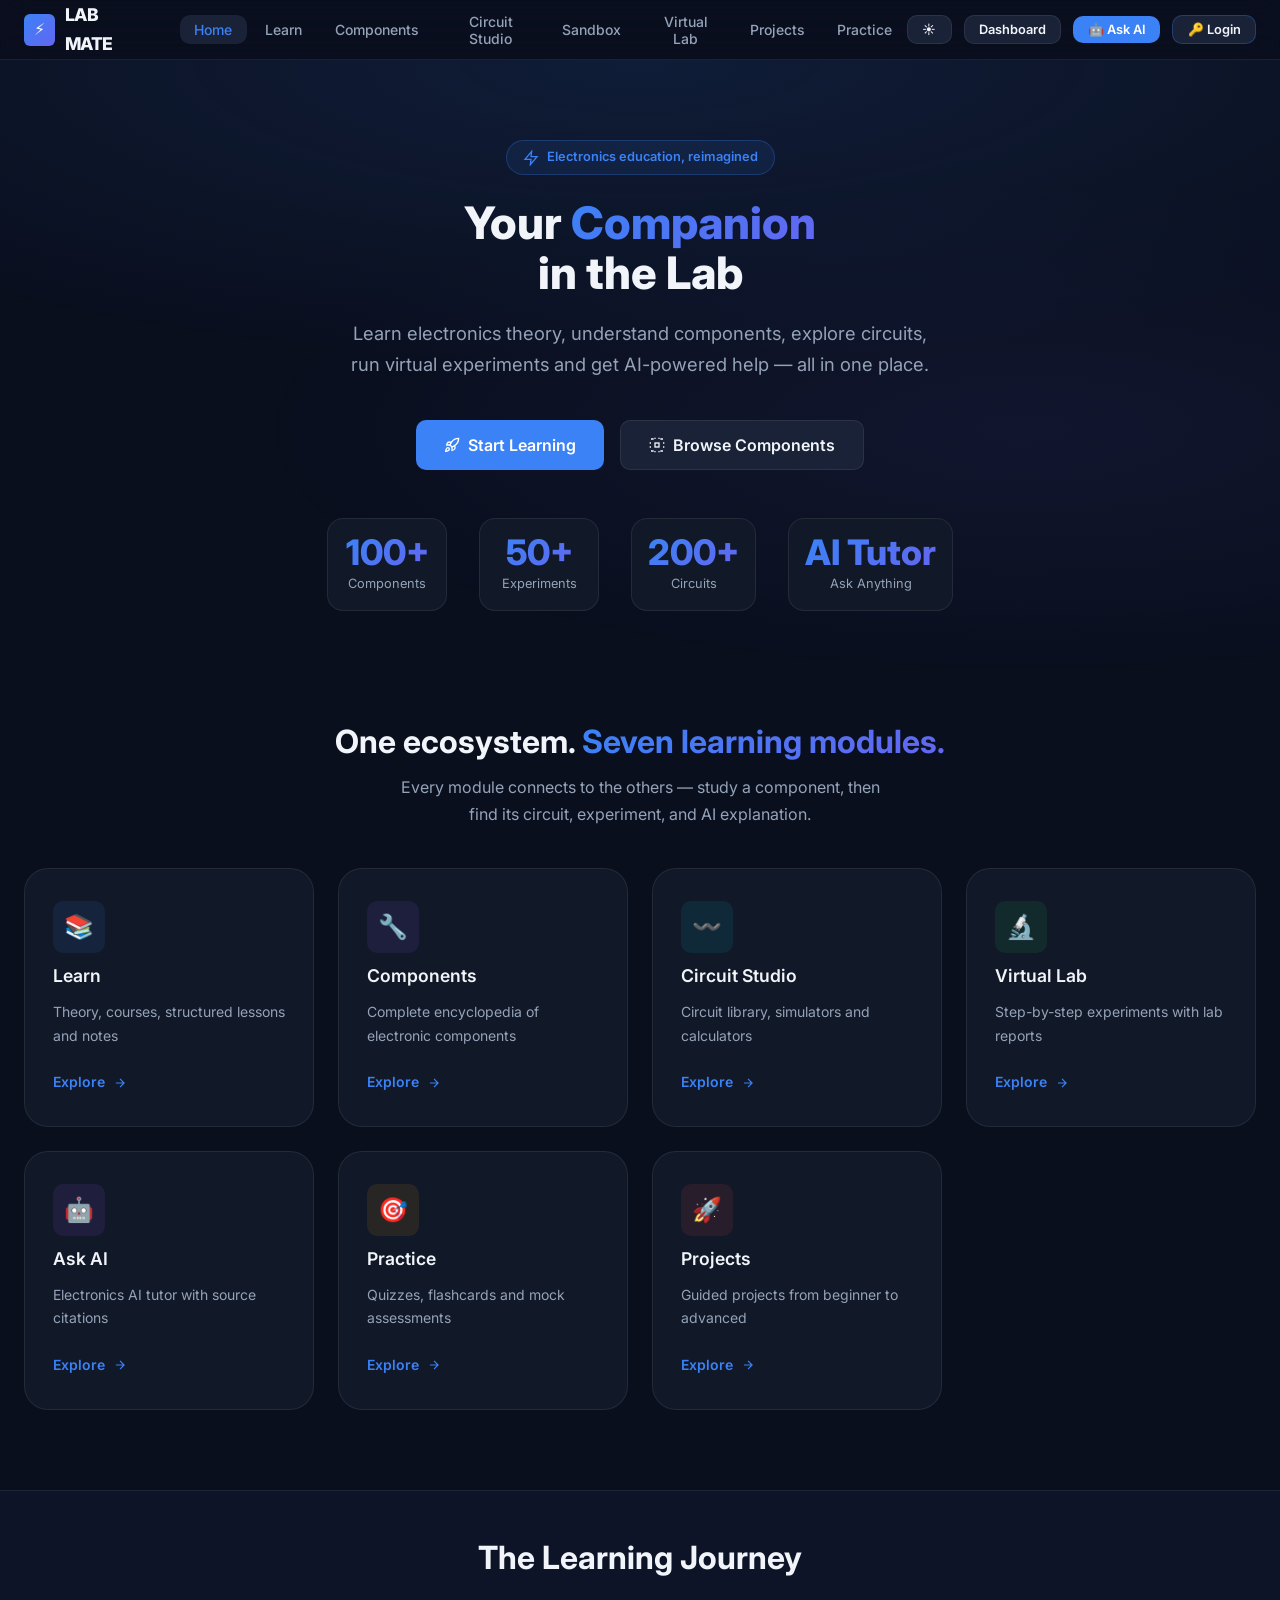
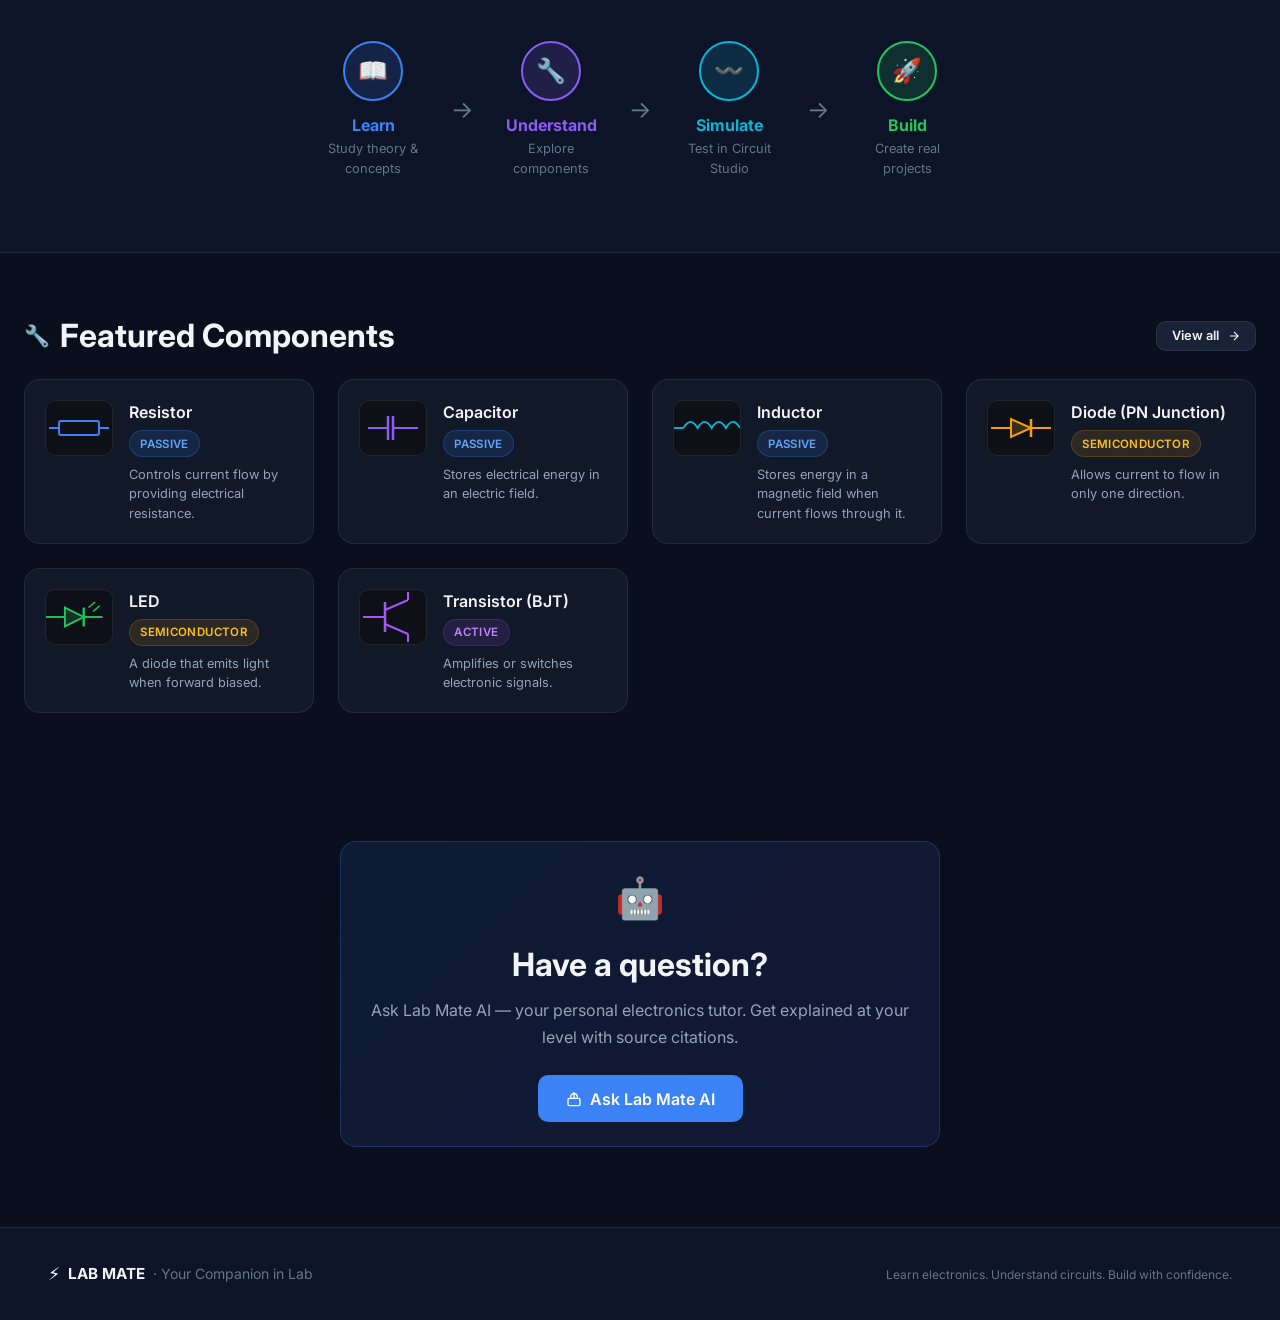
<file: lab-mate-app/index.html>
<!DOCTYPE html>
<html lang="en">
<head>
  <meta charset="UTF-8">
  <meta name="viewport" content="width=device-width, initial-scale=1.0">
  <title>Lab Mate — Your Companion in Lab</title>
  <meta name="description" content="Learn electronics theory, understand components, explore circuits, run virtual experiments and get AI-powered help.">
  <link rel="stylesheet" href="assets/css/design-system.css">
  <style>
    /* Mobile drawer */
    .mobile-menu-btn { display: none; padding: 0.4rem; color: var(--color-text); }
    .mobile-drawer {
      display: none; position: fixed; top: var(--header-h); left: 0; right: 0;
      background: var(--color-bg-alt); border-bottom: 1px solid var(--color-border);
      padding: 1rem; z-index: 99; flex-direction: column; gap: 0.25rem;
      box-shadow: var(--shadow-lg);
    }
    .mobile-drawer.open { display: flex; }
    @media (max-width: 768px) {
      .mobile-menu-btn { display: inline-flex; }
    }
    .footer {
      border-top: 1px solid var(--color-border);
      background: var(--color-bg-alt);
      padding: 2rem 1.5rem;
      margin-top: auto;
    }
  </style>
</head>
<body>
  <div id="app">
    <!-- Top Navigation -->
    <header class="topnav">
      <a href="#home" class="topnav-logo" onclick="event.preventDefault(); navigate('home')">
        <div class="logo-icon">⚡</div>
        <span>LAB MATE</span>
      </a>

      <nav class="topnav-nav" aria-label="Main Navigation">
        <button class="topnav-link active" data-nav="home" onclick="navigate('home')">Home</button>
        <button class="topnav-link" data-nav="learn" onclick="navigate('learn')">Learn</button>
        <button class="topnav-link" data-nav="components" onclick="navigate('components')">Components</button>
        <button class="topnav-link" data-nav="circuit-studio" onclick="navigate('circuit-studio')">Circuit Studio</button>
        <button class="topnav-link" data-nav="sandbox" onclick="navigate('sandbox')">Sandbox</button>
        <button class="topnav-link" data-nav="virtual-lab" onclick="navigate('virtual-lab')">Virtual Lab</button>
        <button class="topnav-link" data-nav="projects" onclick="navigate('projects')">Projects</button>
        <button class="topnav-link" data-nav="practice" onclick="navigate('practice')">Practice</button>
      </nav>

      <div class="topnav-actions">
        <button class="btn btn-secondary btn-sm" id="theme-toggle-btn" onclick="toggleTheme()" title="Switch Dark / Light Mode" aria-label="Toggle Dark or Light Mode">
          ☀️
        </button>
        <button class="btn btn-secondary btn-sm" onclick="navigate('dashboard')" data-nav="dashboard">
          Dashboard
        </button>
        <button class="btn btn-primary btn-sm" onclick="navigate('ask-lab-mate')" data-nav="ask-lab-mate">
          🤖 Ask AI
        </button>
        <button class="btn btn-secondary btn-sm" id="auth-nav-btn" onclick="openAuthModal()" style="border-color:var(--color-border-blue);">
          🔑 Login
        </button>
        <button class="mobile-menu-btn" aria-label="Toggle menu" onclick="document.getElementById('mobile-drawer').classList.toggle('open')">
          <svg width="22" height="22" viewBox="0 0 24 24" fill="none" stroke="currentColor" stroke-width="2">
            <line x1="3" y1="6" x2="21" y2="6"/><line x1="3" y1="12" x2="21" y2="12"/><line x1="3" y1="18" x2="21" y2="18"/>
          </svg>
        </button>
      </div>
    </header>

    <!-- Mobile Navigation Drawer -->
    <div id="mobile-drawer" class="mobile-drawer">
      <button class="topnav-link" style="text-align:left;" onclick="navigate('home'); this.parentElement.classList.remove('open')">🏠 Home</button>
      <button class="topnav-link" style="text-align:left;" onclick="navigate('dashboard'); this.parentElement.classList.remove('open')">📊 Dashboard</button>
      <button class="topnav-link" style="text-align:left;" onclick="navigate('learn'); this.parentElement.classList.remove('open')">📚 Learn</button>
      <button class="topnav-link" style="text-align:left;" onclick="navigate('components'); this.parentElement.classList.remove('open')">🔧 Components</button>
      <button class="topnav-link" style="text-align:left;" onclick="navigate('circuit-studio'); this.parentElement.classList.remove('open')">〰️ Circuit Studio</button>
      <button class="topnav-link" style="text-align:left;" onclick="navigate('sandbox'); this.parentElement.classList.remove('open')">🧩 Sandbox</button>
      <button class="topnav-link" style="text-align:left;" onclick="navigate('virtual-lab'); this.parentElement.classList.remove('open')">🔬 Virtual Lab</button>
      <button class="topnav-link" style="text-align:left;" onclick="navigate('practice'); this.parentElement.classList.remove('open')">🎯 Practice</button>
      <button class="topnav-link" style="text-align:left;" onclick="navigate('projects'); this.parentElement.classList.remove('open')">🚀 Projects</button>
      <button class="topnav-link" style="text-align:left;" onclick="navigate('ask-lab-mate'); this.parentElement.classList.remove('open')">🤖 Ask AI</button>
    </div>

    <!-- Page Containers -->
    <section id="page-home" class="page active"></section>
    <section id="page-dashboard" class="page"></section>
    <section id="page-learn" class="page"></section>
    <section id="page-lesson" class="page"></section>
    <section id="page-components" class="page"></section>
    <section id="page-component" class="page"></section>
    <section id="page-circuit-studio" class="page"></section>
    <section id="page-sandbox" class="page"></section>
    <section id="page-virtual-lab" class="page"></section>
    <section id="page-experiment" class="page"></section>
    <section id="page-ask-lab-mate" class="page"></section>
    <section id="page-practice" class="page"></section>
    <section id="page-projects" class="page"></section>

    <!-- Footer -->
    <footer class="footer">
      <div class="container flex justify-between items-center flex-wrap gap-4">
        <div class="flex items-center gap-2">
          <span style="font-size:1.1rem;">⚡</span>
          <strong style="font-size:0.95rem;">LAB MATE</strong>
          <span class="text-dim text-sm">· Your Companion in Lab</span>
        </div>
        <div class="text-dim text-xs">
          Learn electronics. Understand circuits. Build with confidence.
        </div>
      </div>
    </footer>
  </div>

  <!-- Toast Container -->
  <div id="toast-container" class="toast-container"></div>

  <!-- Scripts -->
  <script src="assets/js/data.js"></script>
  <script src="assets/js/svg-parts.js"></script>
  <script src="assets/js/app.js"></script>
  <script src="assets/js/pages1.js"></script>
  <script src="assets/js/pages2.js"></script>
  <script src="assets/js/sandbox.js"></script>
  <script>
    // Initialize app on load
    document.addEventListener('DOMContentLoaded', () => {
      initTheme();
      updateAuthUI();
      navigate('home');
    });

    // Global Ctrl+K shortcut to jump to Dashboard search
    document.addEventListener('keydown', (e) => {
      if ((e.ctrlKey || e.metaKey) && e.key.toLowerCase() === 'k') {
        e.preventDefault();
        if (State.currentPage !== 'dashboard') navigate('dashboard');
        setTimeout(() => {
          const inp = document.getElementById('global-search-input');
          if (inp) inp.focus();
        }, 50);
      }
    });
  </script>
</body>
</html>
</file>
<file: lab-mate-app/assets/css/design-system.css>
/* ============================================================
   LAB MATE – Design System
   Palette: Midnight Navy · Slate · Electric Blue · Green · Amber
   ============================================================ */

@import url('https://fonts.googleapis.com/css2?family=Inter:wght@300;400;500;600;700;800&family=JetBrains+Mono:wght@400;500;600&display=swap');

/* ── Custom Properties ─────────────────────────────────────── */
:root {
  /* Colours */
  --color-bg:          #0a0f1e;
  --color-bg-alt:      #0d1428;
  --color-bg-card:     #111827;
  --color-bg-elevated: #1a2237;
  --color-border:      rgba(255,255,255,0.08);
  --color-border-blue: rgba(59,130,246,0.3);

  --color-primary:     #3b82f6;
  --color-primary-dim: #1d4ed8;
  --color-primary-glow:rgba(59,130,246,0.15);
  --color-secondary:   #6366f1;
  --color-green:       #22c55e;
  --color-amber:       #f59e0b;
  --color-red:         #ef4444;
  --color-purple:      #a855f7;
  --color-cyan:        #06b6d4;

  --color-text:        #f1f5f9;
  --color-text-muted:  #94a3b8;
  --color-text-dim:    #64748b;

  /* Spacing */
  --radius-sm: 6px;
  --radius-md: 10px;
  --radius-lg: 16px;
  --radius-xl: 24px;
  --radius-full: 9999px;

  /* Typography */
  --font-sans: 'Inter', system-ui, sans-serif;
  --font-mono: 'JetBrains Mono', 'Courier New', monospace;

  /* Shadows */
  --shadow-sm:  0 1px 3px rgba(0,0,0,0.4);
  --shadow-md:  0 4px 16px rgba(0,0,0,0.5);
  --shadow-lg:  0 8px 32px rgba(0,0,0,0.6);
  --shadow-glow:0 0 24px rgba(59,130,246,0.2);

  /* Transitions */
  --ease: cubic-bezier(0.4, 0, 0.2, 1);
  --duration: 200ms;

  /* Sidebar */
  --sidebar-w: 240px;
  --header-h: 60px;
}

/* ── Light Theme Overrides ─────────────────────────────────── */
body.light-theme {
  --color-bg:          #f1f5f9;
  --color-bg-alt:      #ffffff;
  --color-bg-card:     #ffffff;
  --color-bg-elevated: #e2e8f0;
  --color-border:      rgba(15,23,42,0.12);
  --color-border-blue: rgba(37,99,235,0.35);

  --color-text:        #0f172a;
  --color-text-muted:  #334155;
  --color-text-dim:    #64748b;

  --shadow-sm:  0 1px 3px rgba(15,23,42,0.08);
  --shadow-md:  0 4px 16px rgba(15,23,42,0.10);
  --shadow-lg:  0 8px 32px rgba(15,23,42,0.14);
  --shadow-glow:0 0 20px rgba(59,130,246,0.15);
}
body.light-theme .topnav {
  background: rgba(255,255,255,0.92);
  border-bottom: 1px solid var(--color-border);
}
body.light-theme .code-block {
  background: #0f172a;
  color: #e2e8f0;
}

/* ── Reset ─────────────────────────────────────────────────── */
*, *::before, *::after { box-sizing: border-box; margin: 0; padding: 0; }
html { font-size: 16px; scroll-behavior: smooth; }
body {
  font-family: var(--font-sans);
  background: var(--color-bg);
  color: var(--color-text);
  line-height: 1.6;
  min-height: 100vh;
  overflow-x: hidden;
}
a { color: inherit; text-decoration: none; }
button { font-family: inherit; cursor: pointer; border: none; background: none; }
input, textarea, select { font-family: inherit; }
img { max-width: 100%; display: block; }
ul, ol { list-style: none; }

/* ── Scrollbar ─────────────────────────────────────────────── */
::-webkit-scrollbar { width: 6px; height: 6px; }
::-webkit-scrollbar-track { background: var(--color-bg); }
::-webkit-scrollbar-thumb { background: var(--color-bg-elevated); border-radius: 3px; }
::-webkit-scrollbar-thumb:hover { background: var(--color-primary-dim); }

/* ── Typography ────────────────────────────────────────────── */
h1 { font-size: clamp(1.8rem, 4vw, 2.8rem); font-weight: 800; line-height: 1.1; }
h2 { font-size: clamp(1.4rem, 3vw, 2rem); font-weight: 700; line-height: 1.2; }
h3 { font-size: clamp(1.1rem, 2vw, 1.4rem); font-weight: 600; line-height: 1.3; }
h4 { font-size: 1.05rem; font-weight: 600; }
h5 { font-size: 0.95rem; font-weight: 600; }
p  { color: var(--color-text-muted); line-height: 1.7; }
.text-muted  { color: var(--color-text-muted); }
.text-dim    { color: var(--color-text-dim); }
.text-primary{ color: var(--color-primary); }
.text-green  { color: var(--color-green); }
.text-amber  { color: var(--color-amber); }
.text-mono   { font-family: var(--font-mono); }
.text-sm     { font-size: 0.875rem; }
.text-xs     { font-size: 0.75rem; }
.text-lg     { font-size: 1.125rem; }
.text-xl     { font-size: 1.25rem; }
.font-medium { font-weight: 500; }
.font-semibold{ font-weight: 600; }
.font-bold   { font-weight: 700; }

/* ── Layout Primitives ─────────────────────────────────────── */
.container   { max-width: 1280px; margin: 0 auto; padding: 0 1.5rem; }
.flex        { display: flex; }
.flex-col    { flex-direction: column; }
.items-center{ align-items: center; }
.items-start { align-items: flex-start; }
.justify-between { justify-content: space-between; }
.justify-center  { justify-content: center; }
.justify-end     { justify-content: flex-end; }
.gap-2  { gap: 0.5rem; }
.gap-3  { gap: 0.75rem; }
.gap-4  { gap: 1rem; }
.gap-6  { gap: 1.5rem; }
.gap-8  { gap: 2rem; }
.flex-wrap { flex-wrap: wrap; }
.flex-1  { flex: 1; }
.grid    { display: grid; }
.grid-2  { display: grid; grid-template-columns: repeat(2, 1fr); gap: 1.5rem; }
.grid-3  { display: grid; grid-template-columns: repeat(3, 1fr); gap: 1.5rem; }
.grid-4  { display: grid; grid-template-columns: repeat(4, 1fr); gap: 1.5rem; }
.grid-auto { display: grid; grid-template-columns: repeat(auto-fill, minmax(240px, 1fr)); gap: 1.5rem; }
.w-full  { width: 100%; }
.h-full  { height: 100%; }
.overflow-hidden { overflow: hidden; }
.relative{ position: relative; }
.absolute{ position: absolute; }
.sticky  { position: sticky; }
.top-0   { top: 0; }

/* Spacing helpers */
.mt-1  { margin-top: 0.25rem; }
.mt-2  { margin-top: 0.5rem; }
.mt-4  { margin-top: 1rem; }
.mt-6  { margin-top: 1.5rem; }
.mt-8  { margin-top: 2rem; }
.mb-2  { margin-bottom: 0.5rem; }
.mb-4  { margin-bottom: 1rem; }
.mb-6  { margin-bottom: 1.5rem; }
.mb-8  { margin-bottom: 2rem; }
.mr-2  { margin-right: 0.5rem; }
.ml-2  { margin-left: 0.5rem; }
.p-4   { padding: 1rem; }
.p-6   { padding: 1.5rem; }
.p-8   { padding: 2rem; }
.px-4  { padding-left: 1rem; padding-right: 1rem; }
.px-6  { padding-left: 1.5rem; padding-right: 1.5rem; }
.py-2  { padding-top: 0.5rem; padding-bottom: 0.5rem; }
.py-4  { padding-top: 1rem; padding-bottom: 1rem; }
.py-8  { padding-top: 2rem; padding-bottom: 2rem; }
.py-16 { padding-top: 4rem; padding-bottom: 4rem; }
.py-24 { padding-top: 6rem; padding-bottom: 6rem; }

/* ── Cards ─────────────────────────────────────────────────── */
.card {
  background: var(--color-bg-card);
  border: 1px solid var(--color-border);
  border-radius: var(--radius-lg);
  padding: 1.5rem;
  transition: border-color var(--duration) var(--ease),
              box-shadow var(--duration) var(--ease),
              transform var(--duration) var(--ease);
}
.card:hover {
  border-color: var(--color-border-blue);
  box-shadow: var(--shadow-glow);
  transform: translateY(-2px);
}
.card-compact { padding: 1rem; }
.card-glass {
  background: rgba(17,24,39,0.7);
  backdrop-filter: blur(16px);
  -webkit-backdrop-filter: blur(16px);
  border: 1px solid var(--color-border);
}
.card-elevated {
  background: var(--color-bg-elevated);
  border: 1px solid var(--color-border);
  border-radius: var(--radius-lg);
  padding: 1.5rem;
}

/* ── Buttons ────────────────────────────────────────────────── */
.btn {
  display: inline-flex; align-items: center; gap: 0.5rem;
  padding: 0.6rem 1.2rem;
  border-radius: var(--radius-md);
  font-size: 0.875rem; font-weight: 600;
  transition: all var(--duration) var(--ease);
  white-space: nowrap;
}
.btn-primary {
  background: var(--color-primary);
  color: #fff;
}
.btn-primary:hover { background: #2563eb; box-shadow: 0 0 20px rgba(59,130,246,0.4); }
.btn-secondary {
  background: var(--color-bg-elevated);
  color: var(--color-text);
  border: 1px solid var(--color-border);
}
.btn-secondary:hover { border-color: var(--color-primary); color: var(--color-primary); }
.btn-ghost {
  color: var(--color-text-muted);
}
.btn-ghost:hover { background: var(--color-bg-elevated); color: var(--color-text); }
.btn-sm { padding: 0.4rem 0.9rem; font-size: 0.8rem; }
.btn-lg { padding: 0.85rem 1.75rem; font-size: 1rem; }
.btn-green  { background: var(--color-green); color: #fff; }
.btn-green:hover { background: #16a34a; box-shadow: 0 0 20px rgba(34,197,94,0.3); }
.btn-amber  { background: var(--color-amber); color: #fff; }

/* ── Badges ─────────────────────────────────────────────────── */
.badge {
  display: inline-flex; align-items: center; gap: 0.25rem;
  padding: 0.2rem 0.65rem;
  border-radius: var(--radius-full);
  font-size: 0.72rem; font-weight: 600; letter-spacing: 0.03em;
  text-transform: uppercase;
}
.badge-blue   { background: rgba(59,130,246,0.15); color: #60a5fa; border: 1px solid rgba(59,130,246,0.25); }
.badge-green  { background: rgba(34,197,94,0.12);  color: #4ade80; border: 1px solid rgba(34,197,94,0.2); }
.badge-amber  { background: rgba(245,158,11,0.12); color: #fbbf24; border: 1px solid rgba(245,158,11,0.2); }
.badge-red    { background: rgba(239,68,68,0.12);  color: #f87171; border: 1px solid rgba(239,68,68,0.2); }
.badge-purple { background: rgba(168,85,247,0.12); color: #c084fc; border: 1px solid rgba(168,85,247,0.2); }
.badge-cyan   { background: rgba(6,182,212,0.12);  color: #22d3ee; border: 1px solid rgba(6,182,212,0.2); }
.badge-slate  { background: rgba(100,116,139,0.15);color: #94a3b8; border: 1px solid rgba(100,116,139,0.2); }

/* ── Form Elements ─────────────────────────────────────────── */
.input {
  width: 100%;
  background: var(--color-bg-alt);
  border: 1px solid var(--color-border);
  border-radius: var(--radius-md);
  padding: 0.65rem 1rem;
  color: var(--color-text);
  font-size: 0.9rem;
  transition: border-color var(--duration) var(--ease);
  outline: none;
}
.input:focus { border-color: var(--color-primary); box-shadow: 0 0 0 3px var(--color-primary-glow); }
.input::placeholder { color: var(--color-text-dim); }

.search-bar {
  display: flex; align-items: center; gap: 0.75rem;
  background: var(--color-bg-elevated);
  border: 1px solid var(--color-border);
  border-radius: var(--radius-full);
  padding: 0.65rem 1.25rem;
  transition: border-color var(--duration) var(--ease);
}
.search-bar:focus-within { border-color: var(--color-primary); box-shadow: 0 0 0 3px var(--color-primary-glow); }
.search-bar input { background: none; border: none; outline: none; color: var(--color-text); font-size: 0.9rem; flex: 1; }
.search-bar input::placeholder { color: var(--color-text-dim); }
.search-icon { color: var(--color-text-dim); flex-shrink: 0; }

/* ── Progress Bar ─────────────────────────────────────────── */
.progress-bar {
  height: 6px; background: var(--color-bg-elevated);
  border-radius: var(--radius-full); overflow: hidden;
}
.progress-bar-fill {
  height: 100%; border-radius: var(--radius-full);
  background: linear-gradient(90deg, var(--color-primary), var(--color-secondary));
  transition: width 0.6s var(--ease);
}

/* ── Tabs ─────────────────────────────────────────────────── */
.tabs { display: flex; gap: 0.25rem; border-bottom: 1px solid var(--color-border); margin-bottom: 1.5rem; }
.tab-btn {
  padding: 0.65rem 1.1rem; font-size: 0.875rem; font-weight: 500;
  color: var(--color-text-muted); border-bottom: 2px solid transparent;
  transition: color var(--duration) var(--ease), border-color var(--duration) var(--ease);
  margin-bottom: -1px;
}
.tab-btn:hover { color: var(--color-text); }
.tab-btn.active { color: var(--color-primary); border-bottom-color: var(--color-primary); }

/* ── Code blocks ─────────────────────────────────────────── */
.code-block {
  background: #0d1117; border: 1px solid var(--color-border);
  border-radius: var(--radius-md); padding: 1rem 1.25rem;
  font-family: var(--font-mono); font-size: 0.82rem;
  color: #e6edf3; overflow-x: auto; line-height: 1.6;
}
.code-inline {
  background: rgba(99,102,241,0.12); color: #818cf8;
  padding: 0.1em 0.4em; border-radius: 4px;
  font-family: var(--font-mono); font-size: 0.85em;
}

/* ── Divider ─────────────────────────────────────────────── */
.divider { height: 1px; background: var(--color-border); margin: 1.5rem 0; }

/* ── Accent gradients ─────────────────────────────────────── */
.gradient-text {
  background: linear-gradient(135deg, var(--color-primary) 0%, var(--color-secondary) 100%);
  -webkit-background-clip: text; -webkit-text-fill-color: transparent; background-clip: text;
}
.gradient-border {
  border-image: linear-gradient(135deg, var(--color-primary), var(--color-secondary)) 1;
}
.glow-blue { box-shadow: 0 0 32px rgba(59,130,246,0.25); }
.glow-green{ box-shadow: 0 0 32px rgba(34,197,94,0.2); }

/* ── Tooltip ─────────────────────────────────────────────── */
[data-tooltip] { position: relative; }
[data-tooltip]::after {
  content: attr(data-tooltip);
  position: absolute; bottom: calc(100% + 8px); left: 50%; transform: translateX(-50%);
  background: var(--color-bg-elevated); color: var(--color-text);
  padding: 0.4rem 0.75rem; border-radius: var(--radius-sm);
  font-size: 0.75rem; white-space: nowrap;
  opacity: 0; pointer-events: none; transition: opacity var(--duration) var(--ease);
  box-shadow: var(--shadow-md); border: 1px solid var(--color-border); z-index: 100;
}
[data-tooltip]:hover::after { opacity: 1; }

/* ── Circuit SVG symbols ─────────────────────────────────── */
.circuit-symbol {
  stroke: var(--color-primary); stroke-width: 2;
  fill: none; display: block;
}

/* ── Animations ─────────────────────────────────────────── */
@keyframes fadeIn  { from { opacity:0; transform:translateY(12px); } to { opacity:1; transform:translateY(0); } }
@keyframes slideIn { from { opacity:0; transform:translateX(-16px); } to { opacity:1; transform:translateX(0); } }
@keyframes pulse   { 0%,100% { opacity:1; } 50% { opacity:0.5; } }
@keyframes spin    { to { transform: rotate(360deg); } }
@keyframes glow    { 0%,100% { box-shadow:0 0 16px rgba(59,130,246,0.2); } 50% { box-shadow:0 0 32px rgba(59,130,246,0.5); } }
@keyframes float   { 0%,100% { transform:translateY(0); } 50% { transform:translateY(-8px); } }

.animate-fadein  { animation: fadeIn 0.4s var(--ease) both; }
.animate-slidein { animation: slideIn 0.35s var(--ease) both; }
.animate-pulse   { animation: pulse 2s infinite; }
.animate-spin    { animation: spin 1s linear infinite; }
.animate-glow    { animation: glow 3s ease-in-out infinite; }
.animate-float   { animation: float 3s ease-in-out infinite; }

/* Stagger children */
.stagger > * { animation: fadeIn 0.4s var(--ease) both; }
.stagger > *:nth-child(1) { animation-delay: 0.05s; }
.stagger > *:nth-child(2) { animation-delay: 0.10s; }
.stagger > *:nth-child(3) { animation-delay: 0.15s; }
.stagger > *:nth-child(4) { animation-delay: 0.20s; }
.stagger > *:nth-child(5) { animation-delay: 0.25s; }
.stagger > *:nth-child(6) { animation-delay: 0.30s; }
.stagger > *:nth-child(7) { animation-delay: 0.35s; }
.stagger > *:nth-child(8) { animation-delay: 0.40s; }

/* ── App Shell ───────────────────────────────────────────── */
#app { display: flex; flex-direction: column; min-height: 100vh; }

/* Top navigation bar */
.topnav {
  height: var(--header-h);
  background: rgba(10,15,30,0.9);
  backdrop-filter: blur(16px);
  -webkit-backdrop-filter: blur(16px);
  border-bottom: 1px solid var(--color-border);
  position: sticky; top: 0; z-index: 100;
  display: flex; align-items: center;
  padding: 0 1.5rem;
}
.topnav-logo {
  display: flex; align-items: center; gap: 0.6rem;
  font-size: 1.1rem; font-weight: 800; letter-spacing: -0.02em;
}
.topnav-logo .logo-icon {
  width: 32px; height: 32px;
  background: linear-gradient(135deg, var(--color-primary), var(--color-secondary));
  border-radius: var(--radius-sm);
  display: flex; align-items: center; justify-content: center;
  font-size: 1rem;
}
.topnav-nav {
  display: flex; align-items: center; gap: 0.25rem; margin-left: 2rem;
}
.topnav-link {
  padding: 0.4rem 0.9rem; border-radius: var(--radius-md);
  font-size: 0.875rem; font-weight: 500; color: var(--color-text-muted);
  transition: all var(--duration) var(--ease);
}
.topnav-link:hover, .topnav-link.active {
  background: var(--color-bg-elevated); color: var(--color-text);
}
.topnav-link.active { color: var(--color-primary); }
.topnav-actions { display: flex; align-items: center; gap: 0.75rem; margin-left: auto; }

/* Page shell */
.page { display: none; flex: 1; }
.page.active { display: block; animation: fadeIn 0.3s var(--ease) both; }

/* ── Sidebar ─────────────────────────────────────────────── */
.sidebar {
  width: var(--sidebar-w); flex-shrink: 0;
  background: var(--color-bg-alt);
  border-right: 1px solid var(--color-border);
  padding: 1.5rem 0.75rem;
  min-height: calc(100vh - var(--header-h));
  position: sticky; top: var(--header-h);
  height: calc(100vh - var(--header-h));
  overflow-y: auto;
}
.sidebar-section { margin-bottom: 2rem; }
.sidebar-label {
  font-size: 0.7rem; font-weight: 700; letter-spacing: 0.08em;
  text-transform: uppercase; color: var(--color-text-dim);
  padding: 0 0.75rem; margin-bottom: 0.5rem;
}
.sidebar-link {
  display: flex; align-items: center; gap: 0.65rem;
  padding: 0.55rem 0.75rem; border-radius: var(--radius-md);
  font-size: 0.875rem; font-weight: 500; color: var(--color-text-muted);
  transition: all var(--duration) var(--ease); cursor: pointer;
}
.sidebar-link:hover { background: var(--color-bg-elevated); color: var(--color-text); }
.sidebar-link.active { background: var(--color-primary-glow); color: var(--color-primary); }
.sidebar-link .icon { width: 18px; text-align: center; flex-shrink: 0; }
.sidebar-link .count {
  margin-left: auto; background: var(--color-bg-elevated);
  padding: 0.1rem 0.5rem; border-radius: var(--radius-full);
  font-size: 0.72rem; font-weight: 600;
}

/* ── Hero section ───────────────────────────────────────── */
.hero {
  background: radial-gradient(ellipse 80% 50% at 50% 0%, rgba(59,130,246,0.12), transparent),
              radial-gradient(ellipse 60% 40% at 80% 60%, rgba(99,102,241,0.08), transparent);
  padding: 5rem 0 4rem;
  text-align: center;
}
.hero-badge {
  display: inline-flex; align-items: center; gap: 0.5rem;
  padding: 0.4rem 1rem; border-radius: var(--radius-full);
  background: rgba(59,130,246,0.1); border: 1px solid rgba(59,130,246,0.25);
  color: var(--color-primary); font-size: 0.8rem; font-weight: 600;
  margin-bottom: 1.5rem;
}
.hero-title { margin-bottom: 1.25rem; }
.hero-sub { font-size: 1.15rem; color: var(--color-text-muted); max-width: 600px; margin: 0 auto 2.5rem; }
.hero-actions { display: flex; gap: 1rem; justify-content: center; flex-wrap: wrap; }

/* ── Module grid (landing) ─────────────────────────────── */
.module-card {
  background: var(--color-bg-card);
  border: 1px solid var(--color-border);
  border-radius: var(--radius-xl);
  padding: 2rem 1.75rem;
  cursor: pointer;
  transition: all 0.25s var(--ease);
  display: flex; flex-direction: column; gap: 0.75rem;
  position: relative; overflow: hidden;
}
.module-card::before {
  content: '';
  position: absolute; top: 0; left: 0; right: 0; height: 3px;
  background: var(--accent, var(--color-primary));
  transform: scaleX(0); transform-origin: left;
  transition: transform 0.3s var(--ease);
}
.module-card:hover { border-color: var(--color-border-blue); transform: translateY(-4px); box-shadow: var(--shadow-lg); }
.module-card:hover::before { transform: scaleX(1); }
.module-icon {
  width: 52px; height: 52px; border-radius: var(--radius-md);
  display: flex; align-items: center; justify-content: center;
  font-size: 1.5rem;
  background: var(--accent-bg, rgba(59,130,246,0.12));
}

/* ── Component card ────────────────────────────────────── */
.comp-card {
  background: var(--color-bg-card); border: 1px solid var(--color-border);
  border-radius: var(--radius-lg); padding: 1.25rem;
  cursor: pointer; transition: all var(--duration) var(--ease);
  display: flex; gap: 1rem; align-items: flex-start;
}
.comp-card:hover { border-color: var(--color-border-blue); box-shadow: var(--shadow-glow); transform: translateY(-2px); }
.comp-symbol {
  width: 68px; height: 56px; flex-shrink: 0;
  background: #0d1117; border-radius: var(--radius-md);
  border: 1px solid var(--color-border);
  display: flex; align-items: center; justify-content: center;
}
.comp-symbol svg { max-width: 100%; max-height: 100%; }

/* ── Circuit card ──────────────────────────────────────── */
.circuit-card {
  background: var(--color-bg-card); border: 1px solid var(--color-border);
  border-radius: var(--radius-lg); overflow: hidden;
  cursor: pointer; transition: all var(--duration) var(--ease);
}
.circuit-card:hover { border-color: var(--color-border-blue); transform: translateY(-2px); box-shadow: var(--shadow-glow); }
.circuit-preview {
  height: 140px; background: #0d1117;
  display: flex; align-items: center; justify-content: center;
  padding: 0.4rem; overflow: hidden;
  border-bottom: 1px solid var(--color-border);
}
.circuit-preview svg { max-width: 100%; max-height: 100%; }
.circuit-info { padding: 1rem; }

/* ── Experiment card ───────────────────────────────────── */
.exp-card {
  background: var(--color-bg-card); border: 1px solid var(--color-border);
  border-radius: var(--radius-lg); padding: 1.25rem;
  display: flex; gap: 1rem; align-items: flex-start;
  cursor: pointer; transition: all var(--duration) var(--ease);
}
.exp-card:hover { border-color: var(--color-border-blue); box-shadow: var(--shadow-glow); }
.exp-num {
  width: 40px; height: 40px; flex-shrink: 0;
  background: var(--color-primary-glow); border: 1px solid rgba(59,130,246,0.3);
  border-radius: var(--radius-md); display: flex; align-items: center;
  justify-content: center; font-family: var(--font-mono);
  font-weight: 700; color: var(--color-primary); font-size: 0.85rem;
}

/* ── Quiz card ─────────────────────────────────────────── */
.quiz-option {
  padding: 1rem 1.25rem; border-radius: var(--radius-md);
  border: 1px solid var(--color-border); background: var(--color-bg-elevated);
  cursor: pointer; transition: all var(--duration) var(--ease);
  font-size: 0.9rem;
}
.quiz-option:hover { border-color: var(--color-primary); background: var(--color-primary-glow); }
.quiz-option.correct { border-color: var(--color-green); background: rgba(34,197,94,0.1); color: #4ade80; }
.quiz-option.wrong   { border-color: var(--color-red);   background: rgba(239,68,68,0.1);  color: #f87171; }
.quiz-option.selected{ border-color: var(--color-primary); background: var(--color-primary-glow); }

/* ── AI Chat ───────────────────────────────────────────── */
.chat-container {
  display: flex; flex-direction: column; height: calc(100vh - var(--header-h) - 3rem);
  background: var(--color-bg-card); border: 1px solid var(--color-border);
  border-radius: var(--radius-xl); overflow: hidden;
}
.chat-messages {
  flex: 1; overflow-y: auto; padding: 1.5rem;
  display: flex; flex-direction: column; gap: 1rem;
}
.chat-bubble {
  max-width: 75%; padding: 0.9rem 1.1rem;
  border-radius: var(--radius-lg); font-size: 0.9rem; line-height: 1.6;
}
.chat-bubble.user {
  background: var(--color-primary); color: #fff;
  align-self: flex-end; border-bottom-right-radius: 4px;
}
.chat-bubble.ai {
  background: var(--color-bg-elevated); color: var(--color-text);
  align-self: flex-start; border-bottom-left-radius: 4px;
  border: 1px solid var(--color-border);
}
.chat-bubble.ai .ai-label {
  font-size: 0.72rem; font-weight: 700; color: var(--color-primary);
  text-transform: uppercase; letter-spacing: 0.05em; margin-bottom: 0.4rem;
}
.chat-input-area {
  padding: 1rem; border-top: 1px solid var(--color-border);
  display: flex; gap: 0.75rem; align-items: flex-end;
}
.chat-input {
  flex: 1; background: var(--color-bg-elevated);
  border: 1px solid var(--color-border); border-radius: var(--radius-md);
  padding: 0.75rem 1rem; color: var(--color-text); font-size: 0.9rem;
  resize: none; outline: none; font-family: inherit;
  transition: border-color var(--duration) var(--ease);
}
.chat-input:focus { border-color: var(--color-primary); }
.chat-input::placeholder { color: var(--color-text-dim); }

/* ── Calculator ─────────────────────────────────────────── */
.calc-formula {
  background: var(--color-bg-alt); border: 1px solid var(--color-border);
  border-radius: var(--radius-md); padding: 0.75rem 1rem;
  font-family: var(--font-mono); color: var(--color-primary); font-size: 0.9rem;
  text-align: center; letter-spacing: 0.03em;
}
.calc-result {
  background: var(--color-primary-glow); border: 1px solid rgba(59,130,246,0.25);
  border-radius: var(--radius-md); padding: 1rem;
  text-align: center;
}
.calc-result .value {
  font-size: 2rem; font-weight: 800; color: var(--color-primary);
  font-family: var(--font-mono);
}

/* ── Stats / Info boxes ──────────────────────────────────── */
.stat-card {
  background: var(--color-bg-card); border: 1px solid var(--color-border);
  border-radius: var(--radius-lg); padding: 1.25rem;
  text-align: center;
}
.stat-value { font-size: 2.2rem; font-weight: 800; line-height: 1; }
.stat-label { font-size: 0.8rem; color: var(--color-text-muted); margin-top: 0.25rem; }

/* ── Section header ─────────────────────────────────────── */
.section-header {
  display: flex; align-items: center; justify-content: space-between;
  margin-bottom: 1.5rem;
}
.section-title { display: flex; align-items: center; gap: 0.6rem; }
.section-title .icon { font-size: 1.3rem; }

/* ── Breadcrumb ─────────────────────────────────────────── */
.breadcrumb {
  display: flex; align-items: center; gap: 0.5rem;
  font-size: 0.8rem; color: var(--color-text-dim); margin-bottom: 1.5rem;
}
.breadcrumb a:hover { color: var(--color-primary); }
.breadcrumb-sep { color: var(--color-text-dim); }

/* ── Toast notifications ────────────────────────────────── */
.toast-container { position: fixed; bottom: 1.5rem; right: 1.5rem; z-index: 999; display: flex; flex-direction: column; gap: 0.5rem; }
.toast {
  background: var(--color-bg-elevated); border: 1px solid var(--color-border);
  border-radius: var(--radius-md); padding: 0.75rem 1rem;
  display: flex; align-items: center; gap: 0.75rem;
  box-shadow: var(--shadow-lg); animation: fadeIn 0.3s var(--ease);
  font-size: 0.875rem; min-width: 240px; max-width: 360px;
}
.toast.success { border-left: 3px solid var(--color-green); }
.toast.info    { border-left: 3px solid var(--color-primary); }

/* ── Modal ─────────────────────────────────────────────── */
.modal-overlay {
  position: fixed; inset: 0; background: rgba(0,0,0,0.75);
  backdrop-filter: blur(8px); z-index: 200;
  display: flex; align-items: center; justify-content: center; padding: 1.5rem;
  animation: fadeIn 0.2s var(--ease);
}
.modal {
  background: var(--color-bg-card); border: 1px solid var(--color-border);
  border-radius: var(--radius-xl); padding: 2rem;
  width: 100%; max-width: 580px; max-height: 85vh; overflow-y: auto;
  animation: fadeIn 0.3s var(--ease);
}
.modal-header { display: flex; align-items: center; justify-content: space-between; margin-bottom: 1.5rem; }

/* ── Page layout helpers ─────────────────────────────────── */
.page-with-sidebar { display: flex; gap: 0; }
.page-content { flex: 1; padding: 2rem; min-width: 0; }
.page-header { margin-bottom: 2rem; }
.page-title  { font-size: 1.75rem; font-weight: 800; margin-bottom: 0.4rem; }

/* ── Difficulty indicators ─────────────────────────────── */
.diff-beginner     { --diff-color: var(--color-green); }
.diff-intermediate { --diff-color: var(--color-amber); }
.diff-advanced     { --diff-color: var(--color-red); }
.difficulty-dot {
  width: 8px; height: 8px; border-radius: 50%;
  background: var(--diff-color, #666); display: inline-block;
}

/* ── Empty state ────────────────────────────────────────── */
.empty-state {
  text-align: center; padding: 4rem 2rem;
  color: var(--color-text-dim);
}
.empty-icon { font-size: 3rem; margin-bottom: 1rem; opacity: 0.4; }

/* ── Responsive ─────────────────────────────────────────── */
@media (max-width: 1024px) {
  .grid-4 { grid-template-columns: repeat(2, 1fr); }
  .grid-3 { grid-template-columns: repeat(2, 1fr); }
  .sidebar { display: none; }
}
@media (max-width: 768px) {
  .grid-2, .grid-3, .grid-4 { grid-template-columns: 1fr; }
  .topnav-nav { display: none; }
  .hero { padding: 3rem 0; }
  .page-content { padding: 1.25rem; }
  .chat-bubble { max-width: 90%; }
}
@media (max-width: 480px) {
  :root { --header-h: 56px; }
  .topnav-actions .btn-secondary { display: none; }
}
</file>
